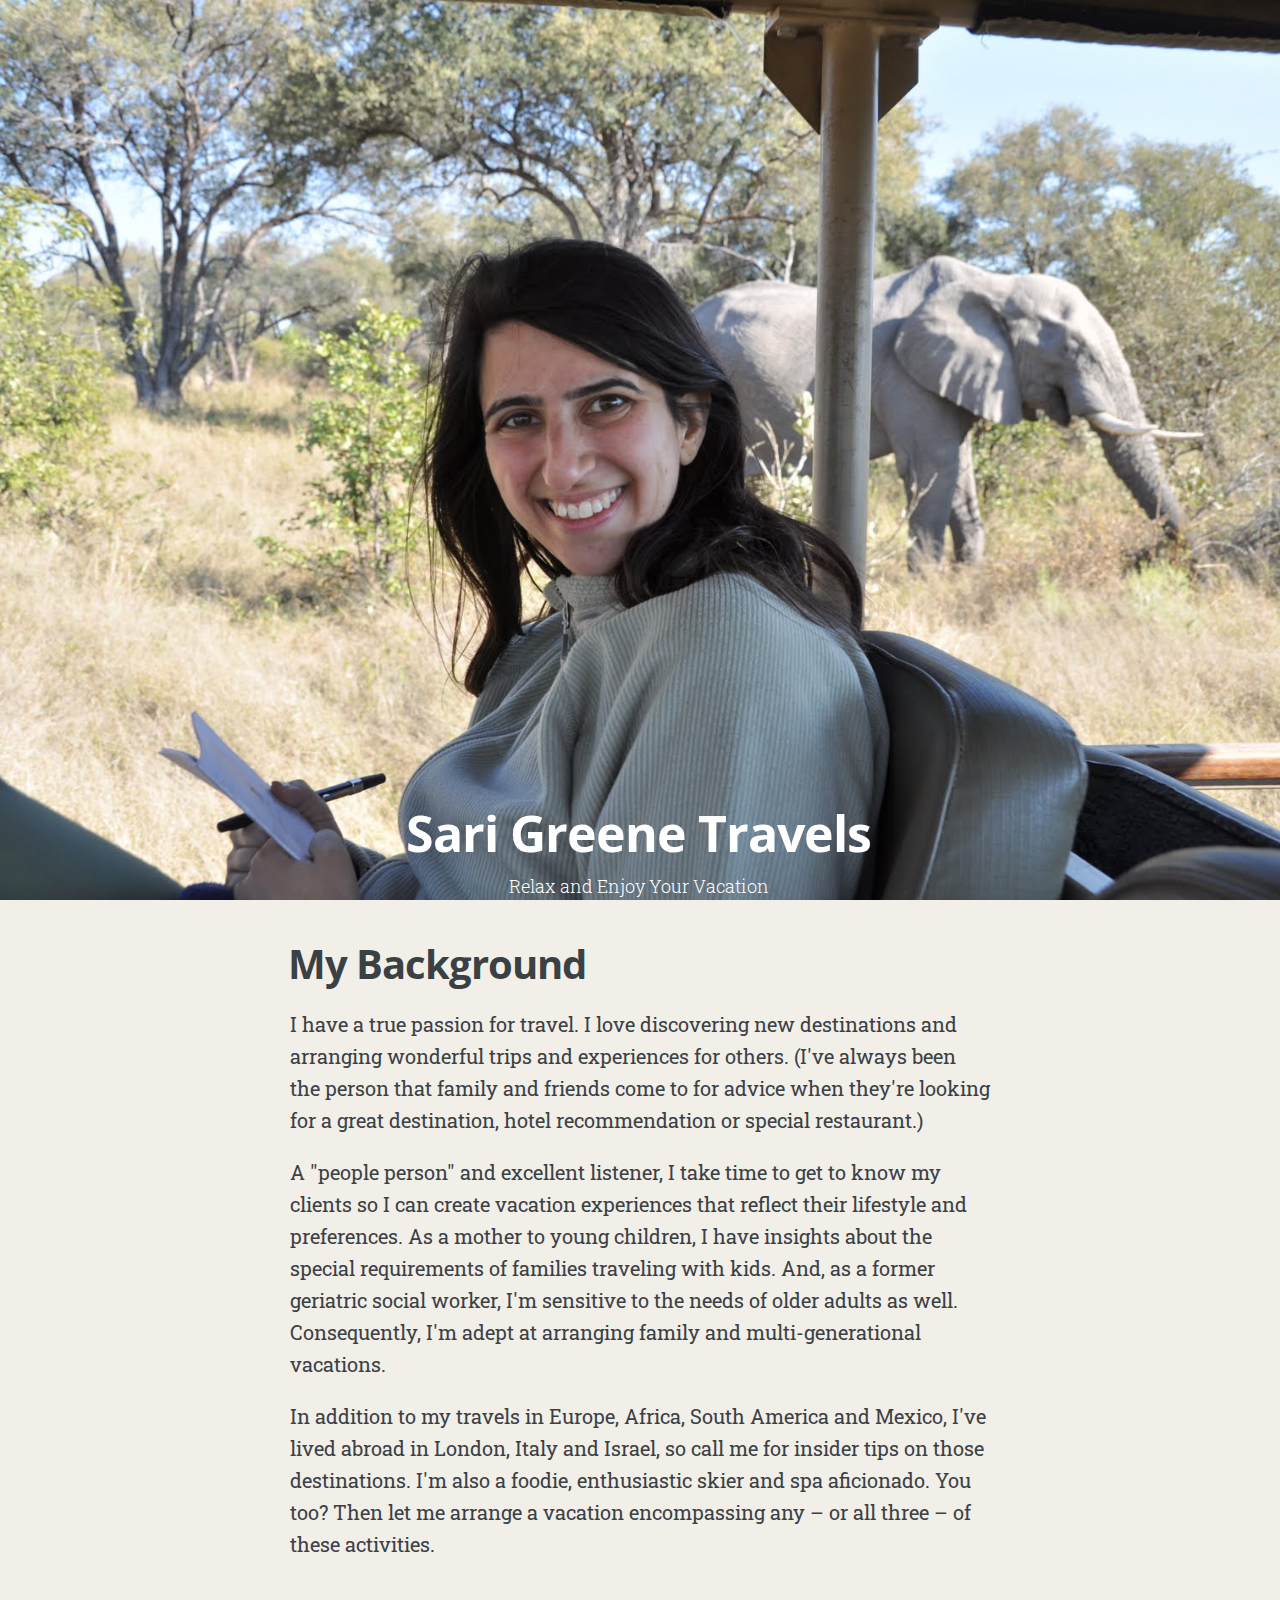
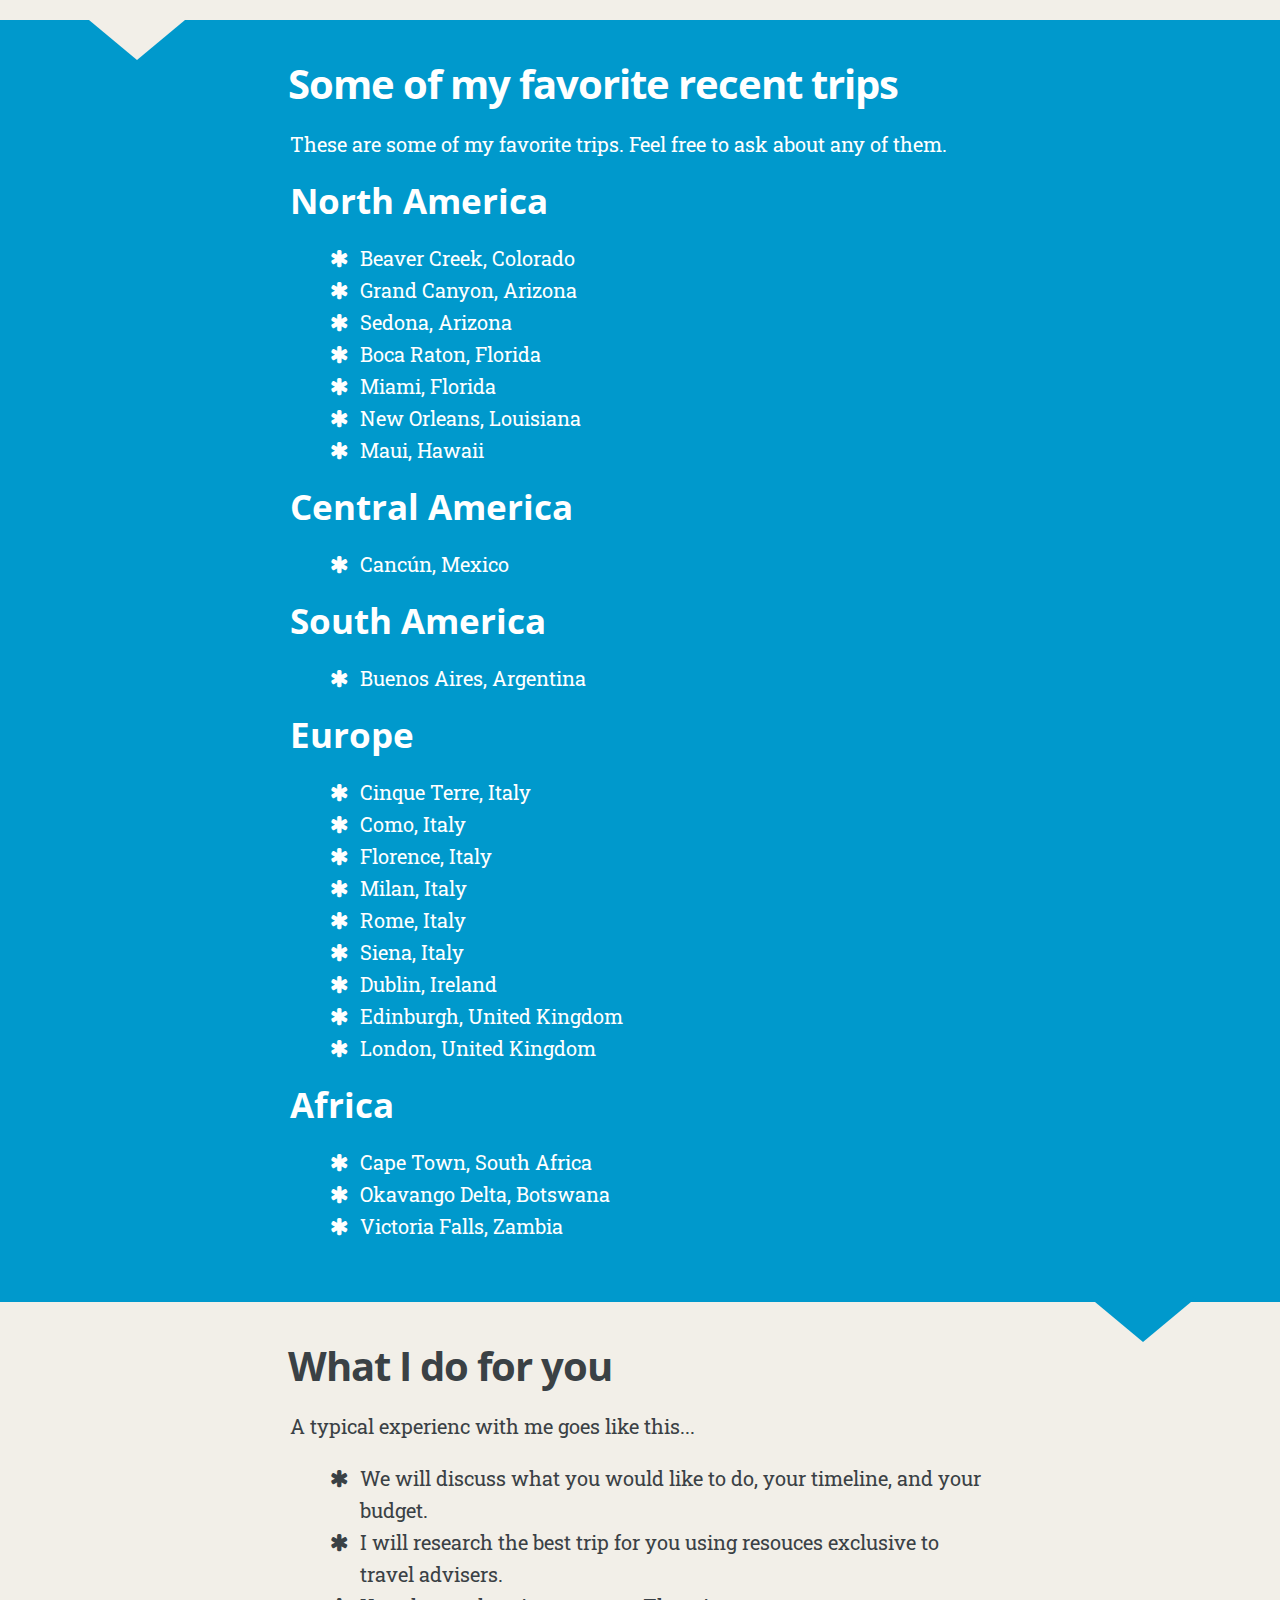
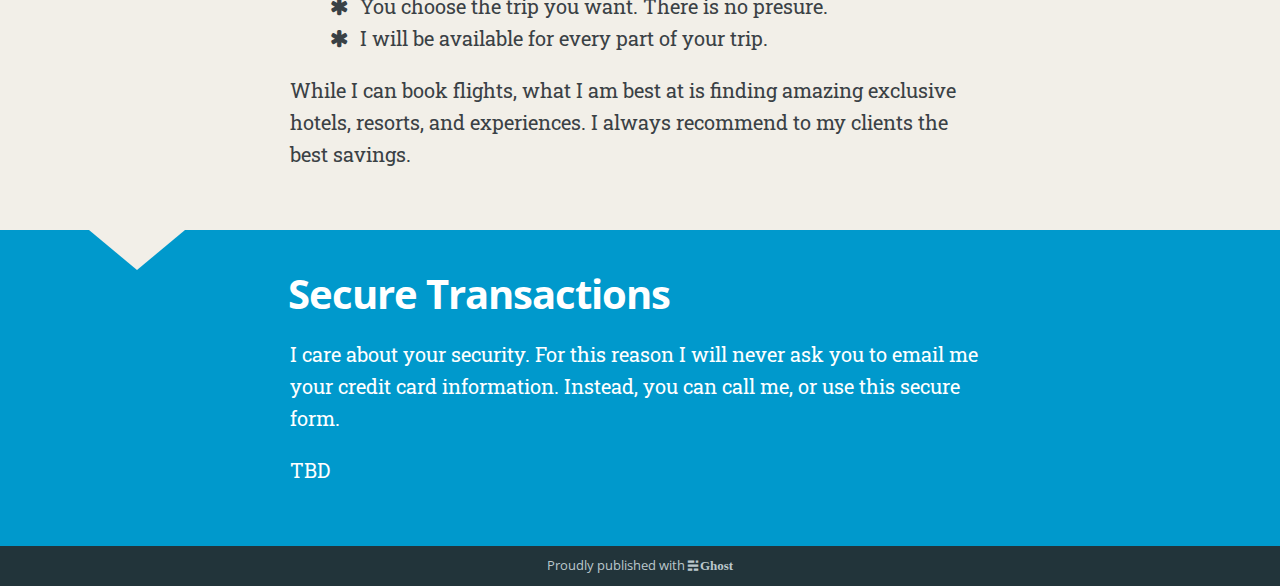
<file: index.html>
<!--
    /****************************************************************************************************************/
    /*                                                                                                              */
    /*    Theme:    : GhostScroll (Based on Casper)                                                                 */
    /*    Created by: Yonatan Wolowelsky                                                                            */
    /*    Website   : http://grmmph.com                                                                             */
    /*    Licnece   : CC // some rights reserved // http://creativecommons.org/licenses/by-nc-sa/3.0/deed.en_US     */
    /*                                                                                                              */
    /****************************************************************************************************************/  -->

<!DOCTYPE html>
<html>
<head>

    <meta http-equiv="Content-Type" content="text/html" charset="UTF-8" />
    <meta http-equiv="X-UA-Compatible" content="IE=edge,chrome=1" />


    <title>Sari Greene Travels</title>
    <meta name="description" content="Relax and Enjoy Your Vacation" />

    <meta name="HandheldFriendly" content="True" />
    <meta name="MobileOptimized" content="320" />
    <meta name="viewport" content="width=device-width, initial-scale=1.0" />


    <link rel="stylesheet" type="text/css" href="assets/css/screen.css" />

    <link href='http://fonts.googleapis.com/css?family=Open+Sans+Condensed:300,300italic,700' rel='stylesheet' type='text/css'>

    <link href='http://fonts.googleapis.com/css?family=Oswald:400,300,700|Open+Sans:300italic,400italic,600italic,700italic,800italic,400,300,600,700,800|Roboto+Slab:400,100,300,700' rel='stylesheet' type='text/css'>

    <link rel="stylesheet" href="assets/font-awesome/css/font-awesome.min.css">


    <meta name="generator" content="Ghost 0.3" />
<link rel="alternate" type="application/rss+xml" title="RSS" href="/rss/">
<link rel="canonical" href="http://sarigreene.github.io/travels" />
</head>
<body class="home-template">




<header id="site-head" style="background-image: url(content/images/2013/Nov/sari_safari_elephant.JPG)">
    <div class="vertical">
        <div id="site-head-content" class="inner">


            <h1 class="blog-title">Sari Greene Travels</h1>
            <h2 class="blog-description">Relax and Enjoy Your Vacation</h2>

            <!--
            <a class='btn first'>Take a tour</a>
            <a class='btn last'>Cut to the chase</a><br>
            -->
            <i id='header-arrow' class="icon-angle-down"></i>
        </div>
    </div>

</header>


<main class="content" role="main">

    <div class='fixed-nav'>
    </div>



    <div class='post-holder'>


                <article class="post first">


            <header class="post-header">

                <h2 class="post-title">My Background</h2>

            </header>
            <section class="post-content">
                <p><p>I have a true passion for travel. I love discovering new destinations and arranging wonderful trips and experiences for others. (I've always been the person that family and friends come to for advice when they're looking for a great destination, hotel recommendation or special restaurant.)</p>

<p>A "people person" and excellent listener, I take time to get to know my clients so I can create vacation experiences that reflect their lifestyle and preferences. As a mother to young children, I have insights about the special requirements of families traveling with kids. And, as a former geriatric social worker, I'm sensitive to the needs of older adults as well.  Consequently, I'm adept at arranging family and multi-generational vacations.  </p>

<p>In addition to my travels in Europe, Africa, South America and Mexico, I've lived abroad in London, Italy and Israel, so call me for insider tips on those destinations. I'm also a foodie, enthusiastic skier and spa aficionado. You too? Then let me arrange a vacation encompassing any – or all three – of these activities.</p></p>
            </section>
        </article>
        <div class='post-after'></div>
    </div>


    <div class='post-holder'>



                    <article class="post">



            <header class="post-header">

                <h2 class="post-title">Some of my favorite recent trips</h2>

            </header>
            <section class="post-content">
                <p><p>These are some of my favorite trips. Feel free to ask about any of them.</p>

<h3 id="northamerica">North America</h3>

<ul>
<li>Beaver Creek, Colorado</li>
<li>Grand Canyon, Arizona</li>
<li>Sedona, Arizona</li>
<li>Boca Raton, Florida </li>
<li>Miami, Florida</li>
<li>New Orleans, Louisiana</li>
<li>Maui, Hawaii</li>
</ul>

<h3 id="centralamerica">Central America</h3>

<ul>
<li>Cancún, Mexico</li>
</ul>

<h3 id="southamerica">South America</h3>

<ul>
<li>Buenos Aires, Argentina</li>
</ul>

<h3 id="europe">Europe</h3>

<ul>
<li>Cinque Terre, Italy</li>
<li>Como, Italy</li>
<li>Florence, Italy</li>
<li>Milan, Italy</li>
<li>Rome, Italy</li>
<li>Siena, Italy</li>
<li>Dublin, Ireland</li>
<li>Edinburgh, United Kingdom</li>
<li>London, United Kingdom</li>
</ul>

<h3 id="africa">Africa</h3>

<ul>
<li>Cape Town, South Africa</li>
<li>Okavango Delta, Botswana</li>
<li>Victoria Falls, Zambia</li>
</ul></p>
            </section>
        </article>
        <div class='post-after'></div>
    </div>


    <div class='post-holder'>



                    <article class="post">



            <header class="post-header">

                <h2 class="post-title">What I do for you</h2>

            </header>
            <section class="post-content">
                <p><p>A typical experienc with me goes like this...</p>

<ul>
<li>We will discuss what you would like to do, your timeline, and your budget.</li>
<li>I will research the best trip for you using resouces exclusive to travel advisers. </li>
<li>You choose the trip you want. There is no presure.</li>
<li>I will be available for every part of your trip. </li>
</ul>

<p>While I can book flights, what I am best at is finding amazing exclusive hotels, resorts, and experiences. I always recommend to my clients the best savings. </p></p>
            </section>
        </article>
        <div class='post-after'></div>
    </div>


    <div class='post-holder'>



                    <article class="post last">



            <header class="post-header">

                <h2 class="post-title">Secure Transactions</h2>

            </header>
            <section class="post-content">
                <p><p>I care about your security. For this reason I will never ask you to email me your credit card information. Instead, you can call me, or use this secure form.</p>

<p>TBD</p></p>
            </section>
        </article>
        <div class='post-after'></div>
    </div>






</main>

    <footer class="site-footer">
        <div class="inner">
             <section class="poweredby">Proudly published with <a class="i-ghost" href="http://ghost.org">Ghost</a></section>
        </div>
    </footer>


<script src="https://ajax.googleapis.com/ajax/libs/jquery/1.7.1/jquery.min.js"></script>



    <script type="text/javascript" src="assets/js/index.js"></script>

</body>
</html>
</file>
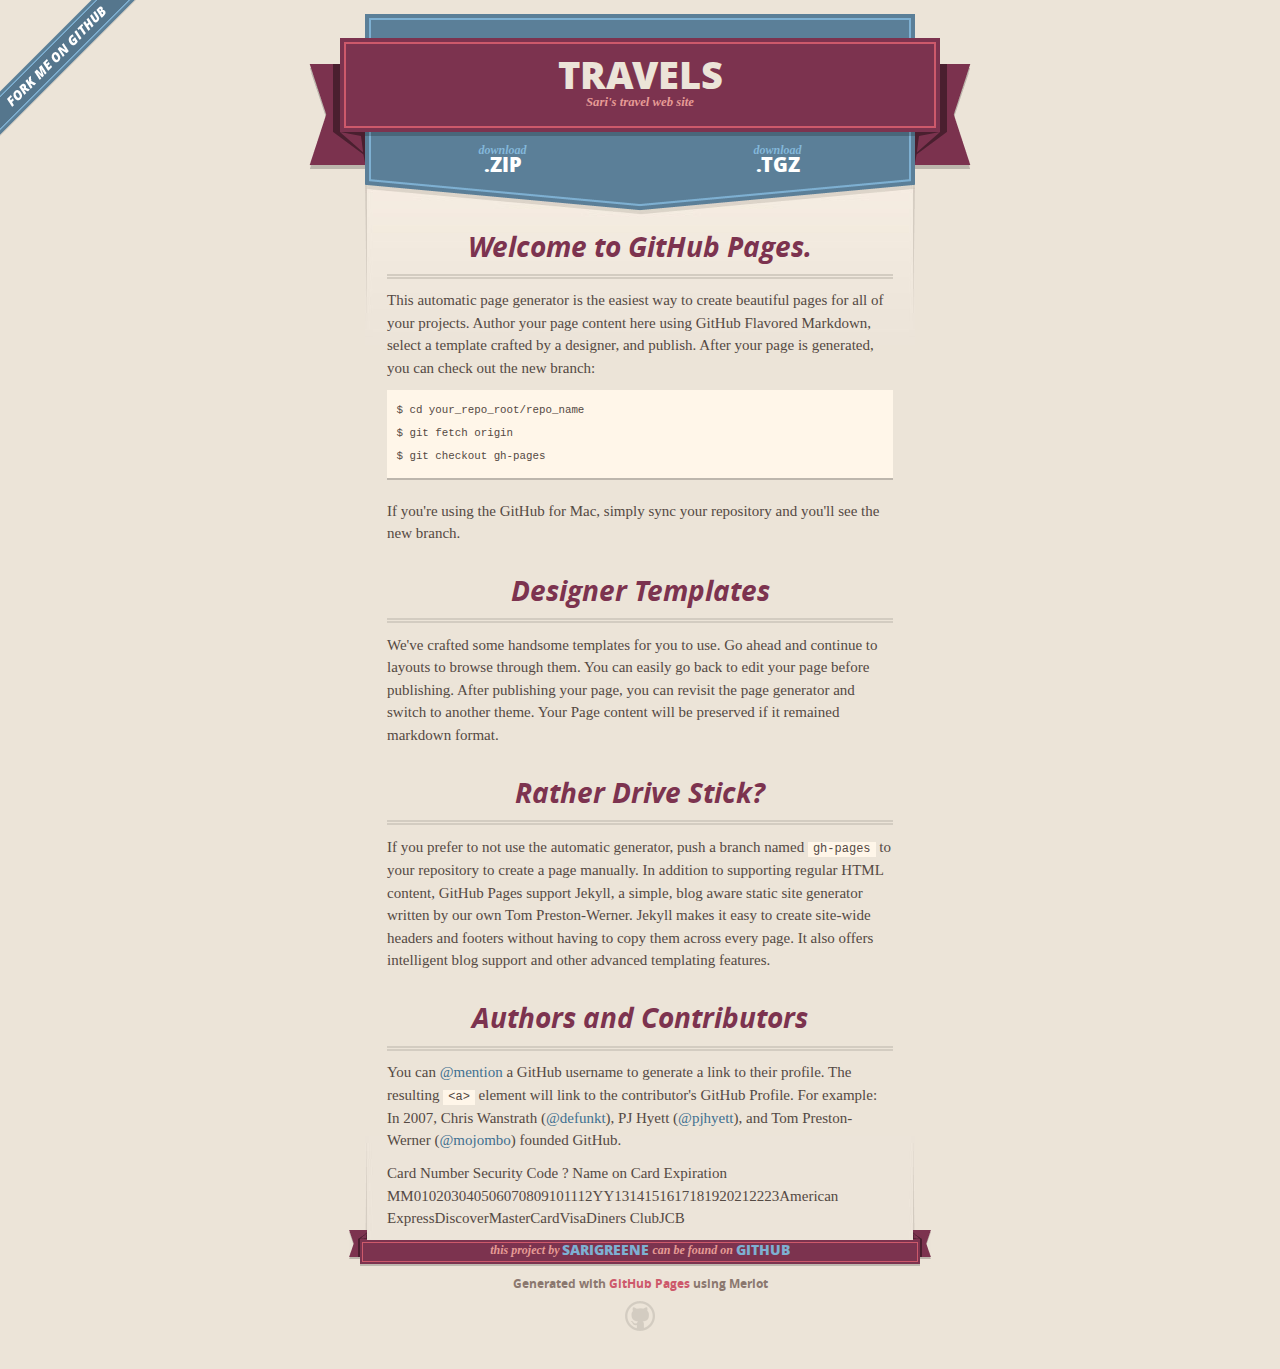
<file: old-index.html>
<!DOCTYPE html>
<html>
  <head>
    <meta charset='utf-8'>
    <meta http-equiv="X-UA-Compatible" content="chrome=1">
    <meta name="viewport" content="width=640" />

    <link rel="stylesheet" href="stylesheets/core.css" media="screen"/>
    <link rel="stylesheet" href="stylesheets/mobile.css" media="handheld, only screen and (max-device-width:640px)"/>
    <link rel="stylesheet" href="stylesheets/pygment_trac.css"/>

    <script type="text/javascript" src="javascripts/modernizr.js"></script>
    <script type="text/javascript" src="https://ajax.googleapis.com/ajax/libs/jquery/1.7.1/jquery.min.js"></script>
    <script type="text/javascript" src="javascripts/headsmart.min.js"></script>
    <script type="text/javascript">
      $(document).ready(function () {
        $('#main_content').headsmart()
      })
    </script>
    <title>Travels by sarigreene</title>
  </head>

  <body>
    <a id="forkme_banner" href="https://github.com/sarigreene/travels">View on GitHub</a>
    <div class="shell">

      <header>
        <span class="ribbon-outer">
          <span class="ribbon-inner">
            <h1>Travels</h1>
            <h2>Sari's travel web site</h2>
          </span>
          <span class="left-tail"></span>
          <span class="right-tail"></span>
        </span>
      </header>

      <section id="downloads">
        <span class="inner">
          <a href="https://github.com/sarigreene/travels/zipball/master" class="zip"><em>download</em> .ZIP</a><a href="https://github.com/sarigreene/travels/tarball/master" class="tgz"><em>download</em> .TGZ</a>
        </span>
      </section>


      <span class="banner-fix"></span>


      <section id="main_content">
        <h3>
<a name="welcome-to-github-pages" class="anchor" href="#welcome-to-github-pages"><span class="octicon octicon-link"></span></a>Welcome to GitHub Pages.</h3>

<p>This automatic page generator is the easiest way to create beautiful pages for all of your projects. Author your page content here using GitHub Flavored Markdown, select a template crafted by a designer, and publish. After your page is generated, you can check out the new branch:</p>

<pre><code>$ cd your_repo_root/repo_name
$ git fetch origin
$ git checkout gh-pages
</code></pre>

<p>If you're using the GitHub for Mac, simply sync your repository and you'll see the new branch.</p>

<h3>
<a name="designer-templates" class="anchor" href="#designer-templates"><span class="octicon octicon-link"></span></a>Designer Templates</h3>

<p>We've crafted some handsome templates for you to use. Go ahead and continue to layouts to browse through them. You can easily go back to edit your page before publishing. After publishing your page, you can revisit the page generator and switch to another theme. Your Page content will be preserved if it remained markdown format.</p>

<h3>
<a name="rather-drive-stick" class="anchor" href="#rather-drive-stick"><span class="octicon octicon-link"></span></a>Rather Drive Stick?</h3>

<p>If you prefer to not use the automatic generator, push a branch named <code>gh-pages</code> to your repository to create a page manually. In addition to supporting regular HTML content, GitHub Pages support Jekyll, a simple, blog aware static site generator written by our own Tom Preston-Werner. Jekyll makes it easy to create site-wide headers and footers without having to copy them across every page. It also offers intelligent blog support and other advanced templating features.</p>

<h3>
<a name="authors-and-contributors" class="anchor" href="#authors-and-contributors"><span class="octicon octicon-link"></span></a>Authors and Contributors</h3>

<p>You can <a href="https://github.com/blog/821" class="user-mention">@mention</a> a GitHub username to generate a link to their profile. The resulting <code>&lt;a&gt;</code> element will link to the contributor's GitHub Profile. For example: In 2007, Chris Wanstrath (<a href="https://github.com/defunkt" class="user-mention">@defunkt</a>), PJ Hyett (<a href="https://github.com/pjhyett" class="user-mention">@pjhyett</a>), and Tom Preston-Werner (<a href="https://github.com/mojombo" class="user-mention">@mojombo</a>) founded GitHub.</p>

<p></p>

<div>
  
    Card Number
    

  
    Security Code
    

  ?

  
    Name on Card
    

  Expiration
    MM010203040506070809101112YY1314151617181920212223American ExpressDiscoverMasterCardVisaDiners ClubJCB</div>


      </section>

      <footer>
        <span class="ribbon-outer">
          <span class="ribbon-inner">
            <p>this project by <a href="https://github.com/sarigreene">sarigreene</a> can be found on <a href="https://github.com/sarigreene/travels">GitHub</a></p>
          </span>
          <span class="left-tail"></span>
          <span class="right-tail"></span>
        </span>
        <p>Generated with <a href="http://pages.github.com">GitHub Pages</a> using Merlot</p>
        <span class="octocat"></span>
      </footer>

    </div>

              <script type="text/javascript">
            var gaJsHost = (("https:" == document.location.protocol) ? "https://ssl." : "http://www.");
            document.write(unescape("%3Cscript src='" + gaJsHost + "google-analytics.com/ga.js' type='text/javascript'%3E%3C/script%3E"));
          </script>
          <script type="text/javascript">
            try {
              var pageTracker = _gat._getTracker("UA-45799129-1");
            pageTracker._trackPageview();
            } catch(err) {}
          </script>

  </body>
</html>
</file>
<file: assets/css/screen.css>
/* ==========================================================================
   Table of Contents
   ========================================================================== */

/*

    0.  Includes
    1.  Icons
    2.  General
    3.  Utilities
    4.  General
    5.  Single Post
    6.  Third Party Elements
    7.  Pagination
    8.  Footer
    9.  Media Queries (Tablet)
    10. Media Queries (Mobile)

 */

/* ==========================================================================
   0. Includes - Ground zero
   ========================================================================== */

@import url(normalize.css);


/* ==========================================================================
   1. Icons - Sets up the icon font and respective classes
   ========================================================================== */

/* Import the font file with the icons in it */
@font-face {
    font-family: 'icons';
    src:url('../fonts/icons.eot');
    src:url('../fonts/icons.eot?#iefix') format('embedded-opentype'),
        url('../fonts/icons.woff') format('woff'),
        url('../fonts/icons.ttf') format('truetype'),
        url('../fonts/icons.svg#icons') format('svg');
    font-weight: normal;
    font-style: normal;
}

/* Apply these base styles to all icons */
.i-ghost, .icon-feed, .icon-twitter, .icon-google-plus, .icon-facebook {
    font-family: 'icons';
    speak: none;
    font-style: normal;
    font-weight: normal;
    font-variant: normal;
    text-transform: none;
    line-height: 1;
    -webkit-font-smoothing: antialiased;
    text-decoration: none;
}

/* Each icon is created by inserting the corret character into the 
   content of the :before pseudo element. Like a boss. */
.i-ghost:before {
    content: "\e000";
}
.icon-feed:before {
    content: "\e001";
}
.icon-twitter:before {
    content: "\e002";
    font-size: 1.1em;
}
.icon-google-plus:before {
    content: "\e003";
}
.icon-facebook:before {
    content: "\e004";
}


/* ==========================================================================
   2. General - Setting up some base styles
   ========================================================================== */

html {
    height: 100%;
    max-height: 100%;
    font-size: 62.5%;
}

body {
    height: 100%;
    max-height: 100%;
    /*font-family: 'Droid Serif', serif;*/
    font-family: 'Roboto Slab', serif;
    font-size: 2.0rem;
    line-height: 1.6em;
    color: #3A4145;
}

::-moz-selection {
    color: #222;
    background: #D6EDFF;
    text-shadow: none;
}

::selection {
    color: #222;
    background: #D6EDFF;
    text-shadow: none;
}
.left {
    float: left;
}
.right {
    float: right;
}
.clear {
    clear: both;
}
h1, h2, h3,
h4, h5, h6 {
    text-rendering: optimizeLegibility;
    line-height: 1;
    margin-top: 0;
    margin-bottom: 10px;
    font-family: 'Open Sans', sans-serif;
}
h3, h4, h5, h6 {
    text-rendering: optimizeLegibility;
    line-height: 120%;
    margin-top: 0;
    font-family: 'Open Sans', sans-serif;
    margin-bottom: 0%;
}

h1 {
    font-size: 5rem;
    line-height: 1.2em;
    letter-spacing: -2px;
    text-indent: -3px;
}

h2 {
    font-size: 4rem;
    line-height: 1.2em;
    letter-spacing: -1px;
    text-indent: -2px;
}

h3 {
    font-size: 3.5rem;
}

h4 {
    font-size: 3rem;
}

h5 {
    font-size: 2.5rem;
}

h6 {
    font-size: 2rem;
}

a {
    color: inherit;
    transition: all ease 0.3s;
    -webkit-transition: all ease 0.3s;
    -moz-transition: all ease 0.3s;
}

a:hover {
    color: #86c440;
}

a.btn {
    
    text-decoration: none;
    background-color: #9fd067;
    border-radius: 6px;
    -webkit-border-radius: 6px;
    color: white;
    display: inline-block;
    font-size: 16px;
    letter-spacing: 1px;
    margin: 0;
    overflow: visible;
    padding: 10px 20px 10px 20px;
    position: relative;
    margin-top: 2rem;
    cursor: pointer;
    font-family: 'Oswald', sans-serif;
    text-transform: uppercase;
    font-weight: lighter;

}

a.btn:hover {
    background: #86c440;
}

#header-arrow {
    font-size: 140px;
    margin: -10px auto;
    text-align: center;
    position: absolute;
    width: 100%;
    left: 0;
    bottom: -120px;
    cursor: pointer;
    opacity: 0.6;
    transition: all ease 0.3s;
    -webkit-transition: all ease 0.3s;
    -moz-transition: all ease 0.3s;
}
#header-arrow:hover {
    opacity: 0.9;
}

h1 a, h2 a, h3 a,
h4 a, h5 a, h6 a {
    /*color: #50585D;*/
}


p, ul, ol {
    margin: 1em 0;
}

ol ol, ul ul,
ul ol, ol ul {
    margin: 0.4em 0;
}

hr {
    display: block;
    height: 1px;
    border: 0;
    border-top: 1px solid #efefef;
    margin: 3.2em 0;
    padding: 0;
}

blockquote {
    -moz-box-sizing: border-box;
    box-sizing: border-box;
    margin: 1.0em 0 1.0em -2.2em;
    padding: 0 0 0 1.0em;
    /*border-left: #4a4a4a 0.4em solid;*/
    font-weight: lighter;
}

blockquote p {
    margin: 0.8em 0;
}
.quo {
    /*float: left;*/
    margin-right: 10px;
    margin-left: 10px;
    font-size: 20px;
}

blockquote small {
    display: inline-block;
    margin: 0.8em 0 0.8em 1.5em;;
    font-size:0.9em;
    color: #ccc;
}

blockquote small:before { content: '\2014 \00A0'; }

blockquote cite {
    font-weight:bold;
}

blockquote cite a { font-weight: normal; }


dl {
    margin: 1.6em 0;
}

dl dt {
    float: left;
    width: 180px;
    overflow: hidden;
    clear: left;
    text-align: right;
    text-overflow: ellipsis;
    white-space: nowrap;
    font-weight: bold;
    margin-bottom: 1em
}

dl dd {
    margin-left: 200px;
    margin-bottom: 1em
}

mark {
    background-color: #ffc336;
}

code, tt {
    padding: 3px 5px;
    font-family: Inconsolata, monospace, sans-serif;
    font-size: 0.75em;
    /*white-space: pre;*/
    border: 1px solid #E3EDF3;
    background: #F7FAFB;
    border-radius: 2px;
    color: #3A4145;
}

pre {
    -moz-box-sizing: border-box;
    box-sizing: border-box;
    margin: 1.6em 0;
    border: 1px solid #E3EDF3;
    width: 100%;
    padding: 10px;
    font-family: Inconsolata, monospace, sans-serif;
    font-size: 0.9em;
    white-space: pre;
    overflow: auto;
    background: #F7FAFB;
    border-radius: 3px;
}

pre code, tt {
    font-size: inherit;
    white-space: -moz-pre-wrap;
    white-space: pre-wrap;
    background: transparent;
    border: none;
    padding: 0;
}

kbd {
    display: inline-block;
    margin-bottom: 0.4em;
    padding: 1px 8px;
    border: #ccc 1px solid;
    color: #666;
    text-shadow: #fff 0 1px 0;
    font-size: 0.9em;
    font-weight: bold;
    background: #f4f4f4;
    border-radius: 4px;
    box-shadow: 
        0 1px 0 rgba(0, 0, 0, 0.2), 
        0 1px 0 0 #fff inset;
}

table {
    -moz-box-sizing: border-box;
    box-sizing: border-box;
    margin: 1.6em 0;
    width:100%;
    max-width: 100%;
    background-color: transparent;
}

table th,
table td {
    padding: 8px;
    line-height: 20px;
    text-align: left;
    vertical-align: top;
    border-top: 1px solid #efefef;
}

table th { color: #000; }

table caption + thead tr:first-child th,
table caption + thead tr:first-child td,
table colgroup + thead tr:first-child th,
table colgroup + thead tr:first-child td,
table thead:first-child tr:first-child th,
table thead:first-child tr:first-child td {
    border-top: 0;
}

table tbody + tbody { border-top: 2px solid #efefef; }

table table table { background-color: #fff; }

table tbody > tr:nth-child(odd) > td,
table tbody > tr:nth-child(odd) > th {
    background-color: #f6f6f6;
}

table.plain {
    tbody > tr:nth-child(odd) > td,
    tbody > tr:nth-child(odd) > th {
        background: transparent;
    }
}
li {
  list-style-type: none;
  margin-left: 30px;
}
.bult {
    display: inline;
    float: left;
    padding-top: 7px;
}



/* ==========================================================================
   3. Utilities - These things get used a lot
   ========================================================================== */

/* Hides shit */
.hidden {
    text-indent: -9999px;
    visibility: hidden;
    display: none;
}

/* Creates a responsive wrapper that makes our content scale nicely */
.inner {
    position: relative;
    width: 80%;
    max-width: 700px;
    margin: 0 auto;
}

/* Centres vertically yo. (IE8+) */
.vertical {
    display: table-cell;
    vertical-align: bottom;
}


/* ==========================================================================
   4. General - The main styles for the the theme
   ========================================================================== */

/* Big cover image on the home page */
#site-head {
    position: relative;
    display: table;
    width: 100%;
    height: 100%;
    margin-bottom: 0rem;
    text-align: center;
    color: #fff;
    background: rgb(0, 153, 204) no-repeat center center;
    background-size: cover;
}

#site-head:after {

}


/* Yo-logo. Yolo-go. Upload one in ghost/settings/ */
#blog-logo img {
    display: block;
    max-height: 100px;
    width: auto;
    margin: 0 auto;
    line-height: 0;
}

#back {
    color: rgba(0,0,0,0.2);
    position: fixed;
    top: 8px;
    left: 8px;
    padding: 6px;
    font-size: 16px;
}

/* The details of your blog. Defined in ghost/settings/ */
.blog-title {
    margin: 10px 0 10px 0;
    font-size: 5rem;
    letter-spacing: -1px;
}

.blog-description {
    margin: 0;
    font-size: 1.8rem;
    line-height: 1.5em;
    font-weight: 300;
    font-family: 'Roboto Slab', serif;
    letter-spacing: 0;
}

.post-holder {
    width:100%;
    height: 100%;
    background: #f2efe8;
    position: relative;
}

/* Every post, on every page, gets this style on its <article> tag */
.post {
    position: relative;
    width: 80%;
    max-width: 700px;
    margin: 0rem auto;
    padding-bottom: 4rem;
    padding-top: 4rem;
    height: 70%;
    word-break: break-word;
    hyphens: auto;

}

/* Add a little circle in the middle of the border-bottom on our .post
   just for the lolz and stylepoints. */

.fixed-nav {
    display: none;
    opacity: 1;
    position: fixed;
    top: 40px;
    left: 2%;
    z-index: 99999;
    font-family: 'Open Sans Condensed', sans-serif;
    text-transform: uppercase;
    font-size: 1.5rem;
    line-height: 130%;
    font-weight: bold;
}
a.fn-item {
    display: block;
    cursor: pointer;
    opacity: 0.7;
}
.white {
    color: white;
}
a.fn-item:hover {
    color: #9fd067;
}
a.fn-item.active {
    color: #86c440;
    opacity: 1;

}

.post-after {
    position: absolute;
    bottom: -40px;
    right: 6%;
    z-index: 1;
    width: 0; 
    height: 0; 
    border-left: 60px solid transparent;
    border-right: 60px solid transparent;
    border-top: 50px solid #f2efe8;
    border-radius: 25px;
}

.post-title {
    margin:0;
}

.post-title a {
    text-decoration: none;
}

.post-excerpt p {
    margin: 1.6rem 0 0 0;
    font-size: 0.9em;
    line-height: 1.6em;
}

.post-meta {
    display: inline-block;
    margin: 0 0 5px 0;
    font-family: 'Open Sans', sans-serif;
    font-size: 1.5rem;
    color: #9EABB3;
}

.post-meta a {
    color: #9EABB3;
    text-decoration: none;
}

.post-meta a:hover {
    text-decoration: underline;
}

.user-meta {
    position: relative;
    padding: 0.3rem 40px 0 100px;
    min-height: 77px;
}

.user-image {
    position: absolute;
    top: 0;
    left: 0;
}

.user-name {
    display: block;
    font-weight: bold;
}

.user-bio {
    display: block;
    max-width: 440px;
    font-size: 1.4rem;
    line-height: 1.5em;
}

.publish-meta {
    position: absolute;
    top: 0;
    right: 0;
    padding: 4.3rem 0 4rem 0;
    text-align: right;
}

.publish-heading {
    display: block;
    font-weight: bold;
}

.publish-date {
    display: block;
    font-size: 1.4rem;
    line-height: 1.5em;
}

/* ==========================================================================
   5. Single Post - When you click on an individual post
   ========================================================================== */

/* Tweak the .post wrapper style */
.post-template .post {
    margin-top: 0;
    border-bottom: none;
    padding-bottom: 0;
}

/* Kill that stylish little circle that was on the border, too */
.post-template .post:after {
    display: none;
}

/* Insert some mad padding up in the header for better spacing */
.post-template .post-header {
    padding: 60px 0;
}

/* Keep large images within the bounds of the post-width */
.post-content img {
    display: block;
    max-width: 100%;
    margin: 0 auto;
}

/* The author credit area after the post */
.post-footer {
    position: relative;
    margin: 4rem 0 0 0;
    padding: 4rem 0 0 0;
    border-top: #EBF2F6 1px solid;
}

.post-footer h4 {
    font-size: 1.8rem;
    margin: 0;
}

.post-footer p {
    margin: 1rem 0;
    font-size: 1.4rem;
    line-height: 1.6em;
}

/* Create some space to the right for the share links */
.post-footer .author {
    margin-right: 180px;
}

/* Drop the share links in the space to the right.
   Doing it like this means it's easier for the author bio
   to be flexible at smaller screen sizes while the share
   links remain at a fixed width the whole time */
.post-footer .share {
    position: absolute;
    top: 4rem;
    right: 0;
    width: 140px;
}

.post-footer .share a {
    font-size: 1.8rem;
    display: inline-block;
    margin: 1.4rem 1.6rem 1.6rem 0;
    color: #BBC7CC;
}

.post-footer .share a:hover {
    color: #50585D;
}


/* ==========================================================================
   6. Third Party Elements - Embeds from other services
   ========================================================================== */

/* Github */

.gist table {
    margin: 0;
    font-size: 1.4rem;
}

.gist .line-number {
    min-width: 25px;
    font-size: 1.1rem;
}


/* ==========================================================================
   7. Pagination - Tools to let you flick between pages
   ========================================================================== */

/* The main wrapper for our pagination links */
.pagination {
    position: relative;
    width: 80%;
    max-width: 700px;
    margin: 4rem auto;
    font-family: 'Open Sans', sans-serif;
    font-size: 1.3rem;
    color: #9EABB3;
    text-align: center;
}

.pagination a {
    color: #9EABB3;
}

/* Push the previous/next links out to the left/right */
.older-posts,
.newer-posts {
    position: absolute;
    display: inline-block;
    padding: 0 15px;
    border: #EBF2F6 2px solid;
    text-decoration: none;
    border-radius: 30px;
    transition: border ease 0.3s;
}

.older-posts {
    right: 0;
}

.page-number {
    display: inline-block;
    padding: 2px 0;
}

.newer-posts {
    left: 0;
}

.older-posts:hover,
.newer-posts:hover {
    border-color: #9EABB3;
}


/* ==========================================================================
   8. Footer - The bottom of every page
   ========================================================================== */

.site-footer {
    position: relative;
    margin: 0rem 0 0 0;
    padding: 1rem 0;
    font-family: 'Open Sans', sans-serif;
    font-size: 1.3rem;
    line-height: 1.5em;
    color: #BBC7CC;
    text-align: center;
    background: #22343A;
}

.site-footer a {
    color: #BBC7CC;
    text-decoration: underline;
}

.site-footer a:hover {
    color: #50585D;
}

.poweredby .i-ghost {
    font-weight: 700;
    text-decoration: none;
}

.poweredby .i-ghost:hover {
    text-decoration: none;
}

.poweredby .i-ghost:before {
    font-size: 1rem;
    margin-right: 0.2em;
}

/* The subscribe icon on the footer */
.subscribe {
    width: 28px;
    height: 28px;
    position: absolute;
    top: -14px;
    left: 50%;
    margin-left: -15px;
    border: #EBF2F6 1px solid;
    text-align: center;
    line-height: 2.4rem;
    border-radius: 50px;
    background: #fff;
    transition: box-shadow 0.5s;
}

/* The RSS icon, inserted via icon font */
.subscribe:before {
    color: #D2DEE3;
    font-size: 10px;
    position: absolute;
    top: 2px;
    left: 9px;
    font-weight: bold;
    transition: color 0.5s ease;
}

/* Add a box shadow to on hover */
.subscribe:hover {
    box-shadow: rgba(0,0,0,0.05) 0 0 0 3px;
    transition: box-shadow 0.25s;
}

.subscribe:hover:before {
    color: #50585D;
}

/* CSS tooltip saying "Subscribe!" - initially hidden */
.tooltip {
    opacity:0;
    display: inline-block;
    padding: 4px 8px 5px 8px;
    position:absolute;
    top: -23px;
    left: -23px;
    color: rgba(255,255,255,0.9);
    font-size: 1.1rem;
    font-weight: bold;
    line-height: 1em;
    text-align: center;
    background: #50585D;
    border-radius:20px;
    box-shadow: 0 1px 4px rgba(0,0,0,0.1);
    transition: opacity 0.3s ease, top 0.3s ease;
}

/* The little chiclet arrow under the tooltip, pointing down */
.tooltip:after {
    content:"";
    border-width:5px 5px 0 5px;
    border-style:solid;
    border-color: #50585D transparent;
    display:block;
    position:absolute;
    bottom:-4px;
    left:50%;
    margin-left:-5px;
    z-index: 220;
    width:0;
}

/* On hover, show the tooltip! */
.subscribe:hover .tooltip {
    opacity: 1;
    top: -33px;
}


/* ==========================================================================
   9. Media Queries - Smaller than 1130px
   ========================================================================== */

@media only screen and (max-width: 1130px) {
    .fixed-nav {
        opacity: 1;
        position: fixed;
        top: 0px;
        left: 0px;
        z-index: 99999;
        background: #f2efe8;
        width: 100%;
        text-align: center;
        padding: 4px;
    }
    a.fn-item {
        display: inline;
        margin-left: 10px;
    }
    blockquote {
        margin-left: 0;
    }
    .post-holder {
        padding-top: 20px;
    }
    #site-head {
        -webkit-box-sizing: border-box; 
        -moz-box-sizing: border-box;
        box-sizing: border-box; 
        min-height: 240px;
        padding: 15% 0;
        height: 100%;
        margin-bottom: 0rem;
    }

    .blog-title {
        font-size: 4rem;
        letter-spacing: -1px;
    }

    .blog-description {
        font-size: 1.7rem;
        line-height: 1.5em;
    }

    .post {
        font-size: 0.9em;
        line-height: 1.6em;
    }

    .post-template .post {
        padding-bottom: 1rem;
    }

    .post-template .post-header {
        padding: 40px 0;
    }

    h1 {
        font-size: 4.8rem;
        text-indent: -2px;
    }

    h2 {
        font-size: 3.8rem;
    }

    h3 {
        font-size: 3.3rem;
    }

    h4 {
        font-size: 2.8rem;
    }

}

/* ==========================================================================
   10. Media Queries - Smaller than 500px
   ========================================================================== */


@media only screen and (max-width: 500px) {

    .fixed-nav {
        display: none;

    }
    .post-holder {
        padding-top: 20px;
    }
    #blog-logo img {
        max-height: 80px;
    }

    .inner, 
    .pagination {
        width: auto;
        margin-left: 16px;
        margin-right: 16px;
    }

    .post {
        width:auto;
        margin-left: 16px;
        margin-right: 16px;
        font-size: 0.8em;
        line-height: 1.6em;
    }

    #site-head {
        padding: 10% 0;
        height: 65%;
    }
    #header-arrow {
        display: none;
    }
    a.btn {
        margin-top: 10px;
    }

    .blog-title {
        font-size: 3rem;
    }

    .blog-description {
        font-size: 1.5rem;
    }


    h1, h2 {
        font-size: 3rem;
        line-height: 1.1em;
        letter-spacing: -1px;
    }

    h3 {
        font-size: 2.8rem;
    }

    h4 {
        font-size: 2.3rem;
    }

    .post-template .post {
        padding-bottom: 0;
    }

    .post-template .post-header {
        padding: 30px 0;
    }

    .post-meta {
        font-size: 1.3rem;
    }

    .post-footer {
        padding: 4rem 0;
        text-align: center;
    }

    .post-footer .author {
        margin: 0 0 2rem 0;
        padding: 0 0 1.6rem 0;
        border-bottom: #EBF2F6 1px dashed;
    }

    .post-footer .share {
        position: static;
        width: auto;
    }

    .post-footer .share a {
        margin: 1.4rem 0.8rem 0 0.8rem;
    }

    .older-posts,
    .newer-posts {
        position: static;
        margin: 10px 0;
    }

    .page-number {
        display: block;
    }

    .site-footer {
        /*margin-top: 0.8rem;*/
        font-size: 1.1rem;
    }

}

/* ==========================================================================
   End of file. Media queries should be the last thing here. Do not add stuff
   below this point, or it will probably fuck everything up.
   ========================================================================== */
</file>
<file: stylesheets/core.css>
@import url("screen.css");
@import url("non-screen.css") handheld;
@import url("non-screen.css") only screen and (max-device-width:640px);
</file>
<file: stylesheets/mobile.css>
/* Generated by Font Squirrel (http://www.fontsquirrel.com) on February 9, 2012 */


@font-face {
  font-family: 'Open Sans';
  src: url('../fonts/opensans-regular-webfont.eot');
  src: url('../fonts/opensans-regular-webfont.eot?#iefix') format('embedded-opentype'),
       url('../fonts/opensans-regular-webfont.woff') format('woff'),
       url('../fonts/opensans-regular-webfont.ttf') format('truetype'),
       url('../fonts/opensans-regular-webfont.svg#OpenSansRegular') format('svg');
  font-weight: normal;
  font-style: normal;
}

@font-face {
  font-family: 'Open Sans';
  src: url('../fonts/opensans-italic-webfont.eot');
  src: url('../fonts/opensans-italic-webfont.eot?#iefix') format('embedded-opentype'),
       url('../fonts/opensans-italic-webfont.woff') format('woff'),
       url('../fonts/opensans-italic-webfont.ttf') format('truetype'),
       url('../fonts/opensans-italic-webfont.svg#OpenSansItalic') format('svg');
  font-weight: normal;
  font-style: italic;
}

@font-face {
  font-family: 'Open Sans';
  src: url('../fonts/opensans-bold-webfont.eot');
  src: url('../fonts/opensans-bold-webfont.eot?#iefix') format('embedded-opentype'),
       url('../fonts/opensans-bold-webfont.woff') format('woff'),
       url('../fonts/opensans-bold-webfont.ttf') format('truetype'),
       url('../fonts/opensans-bold-webfont.svg#OpenSansBold') format('svg');
  font-weight: bold;
  font-style: normal;
}

@font-face {
  font-family: 'Open Sans';
  src: url('../fonts/opensans-bolditalic-webfont.eot');
  src: url('../fonts/opensans-bolditalic-webfont.eot?#iefix') format('embedded-opentype'),
       url('../fonts/opensans-bolditalic-webfont.woff') format('woff'),
       url('../fonts/opensans-bolditalic-webfont.ttf') format('truetype'),
       url('../fonts/opensans-bolditalic-webfont.svg#OpenSansBoldItalic') format('svg');
  font-weight: bold;
  font-style: italic;
}

@font-face {
  font-family: 'Open Sans';
  src: url('../fonts/opensans-extrabold-webfont.eot');
  src: url('../fonts/opensans-extrabold-webfont.eot?#iefix') format('embedded-opentype'),
       url('../fonts/opensans-extrabold-webfont.woff') format('woff'),
       url('../fonts/opensans-extrabold-webfont.ttf') format('truetype'),
       url('../fonts/opensans-extrabold-webfont.svg#OpenSansExtrabold') format('svg');
  font-weight: bolder;
  font-style: normal;
}


/* http://meyerweb.com/eric/tools/css/reset/ 
   v2.0 | 20110126
   License: none (public domain)
*/

html, body, div, span, applet, object, iframe,
h1, h2, h3, h4, h5, h6, p, blockquote, pre,
a, abbr, acronym, address, big, cite, code,
del, dfn, em, img, ins, kbd, q, s, samp,
small, strike, strong, sub, sup, tt, var,
b, u, i, center,
dl, dt, dd, ol, ul, li,
fieldset, form, label, legend,
table, caption, tbody, tfoot, thead, tr, th, td,
article, aside, canvas, details, embed, 
figure, figcaption, footer, header, hgroup, 
menu, nav, output, ruby, section, summary,
time, mark, audio, video {
  margin: 0;
  padding: 0;
  border: 0;
  font-size: 100%;
  font: inherit;
  vertical-align: baseline;
}
/* HTML5 display-role reset for older browsers */
article, aside, details, figcaption, figure, 
footer, header, hgroup, menu, nav, section {
  display: block;
}
body {
  line-height: 1;
}
ol, ul {
  list-style: none;
}
blockquote, q {
  quotes: none;
}
blockquote:before, blockquote:after,
q:before, q:after {
  content: '';
  content: none;
}
table {
  border-collapse: collapse;
  border-spacing: 0;
}

header, footer, section {
  display: block;
  position: relative;
}

/* STYLES */

div.shell {
  display: block;
  width: 640px;
  margin: 0 auto;
}

a#forkme_banner {
  display: none;
}

/* header */

header {
  position: relative;
  z-index: 2;
  margin: 0;
  max-width: 640px;
  top: 51px;
}

header span.ribbon-inner {
  position: relative;
  display: block;
  background-color: #cd596b;
  border: 8px solid #7c334f;
  padding: 6px;
  z-index: 1;
}

header span.left-tail, header span.right-tail {
  position: relative;
  display: block;
  width: 19px;
  height: 10px;
  background: transparent url(../images/ribbon-tail-sprite-2x.png) 0 0 no-repeat;
  position: absolute;
  bottom: -10px;
  z-index: 0;
}

header span.left-tail {
  background-position: 0 0;
  left: 0;
}

header span.right-tail {
  background-position: -19px 0;
  right: 0;
}

header h1 {
  background-color: #7c334f;
  font-size: 2em;
  font-weight: bolder;
  font-style: normal;
  text-transform: uppercase;
  color: #ece4d8;
  text-align: center;
  line-height:1;  
  padding: 14px 20px 0;
}

header h2 {
  background-color: #7c334f;
  font: bold italic .85em/1.5 Georgia, Times, “Times New Roman”, serif;
  color: #e69b95;
  padding-bottom: 14px;
  margin-top: -3px;
  text-align: center;
}

section#downloads {
  position: relative;
  display: block;
  height: 171px;
  width: 602px;
  padding-bottom: 150px;
  margin: 51px auto -250px;
  z-index: 1;
  background: transparent url(../images/shield.png) center 0 no-repeat;
}

section#downloads a {
  display: none;
}

span.banner-fix {
  background: transparent url(../images/shield-fallback.png) center top no-repeat;
  display: block;
  height: 31px;
  position: absolute;
  width: 640px;
  top: 20px;

}

section#main_content {
  z-index: 2;
  padding: 20px 40px 0;
  min-height:185px;
}

/* footer */

footer {
  background: none;
  padding-top: 104px;
  margin: -94px auto 40px;
  max-width:640px;
  text-align: center;
}

footer span.ribbon-outer {
  display: block;
  position: relative;
  border-bottom: 2px solid #bdb6ad;
}

footer span.ribbon-inner {
  position: relative;
  display: block;
  background-color: #cd596b;
  border: 8px solid #7c334f;
  padding: 6px;
  z-index: 1;
}

footer p {
  font-family: 'Open Sans', sans-serif;
  font-weight: bold;
  font-size: .6em;
  color: #8b786f;
}

footer a {
  color: #cd596b;
}

footer span.ribbon-inner p {
  background-color: #7c334f;
  margin: 0;
  color: #e69b95;
  font: bold italic 22px/1 Georgia, Times, “Times New Roman”, serif;
  height: auto;
  line-height: 1.1;
  padding: 20px 0px 10px;
}

footer span.ribbon-inner a {
  display: block;
  position: relative;
  bottom: 0;
  color: #7eb0d2;
  font-family: 'Open Sans', sans-serif;
  text-transform: uppercase;
  font-style: normal;
  font-weight: bolder;
  font-size: 38px;
  padding-bottom: 10px;
}

footer span.ribbon-inner a:hover {
  color: #7eb0d2;
}

footer span.left-tail, footer span.right-tail {
  position: relative;
  display: block;
  width: 23px;
  height: 126px;
  background: transparent url(../images/small-ribbon-tail-sprite-2x.png) 0 0 no-repeat;
  position: absolute;
  top: -126px;
  z-index: 0;
}

footer span.left-tail {
  background-position: 0 0;
  left: 0;
}

footer span.right-tail {
  background-position: -23px 0;
  right: 0;
}

footer span.octocat {
  background: transparent url(../images/octocat-2x.png) 0 0 no-repeat;
  display: block;
  width: 60px;
  height: 60px;
  margin: 20px auto 0;}

/* content */

body {
  background: #ece4d8;
  font: normal normal 30px/1.5 Georgia, Palatino,” Palatino Linotype”, Times, “Times New Roman”, serif;
  color: #544943;
  -webkit-font-smoothing: antialiased;
}

a, a:hover {
  color: #417090;
}

a {
  text-decoration: none;
}

a:hover {
  text-decoration: underline;
}

h1,h2,h3,h4,h5,h6 {
  font-family: 'Open Sans', sans-serif;
  font-weight: bold;
}

p {
  margin: .7em 0 0;
}

strong {
  font-weight: bold;
}

em {
  font-style: italic;
}

ol {
  margin: .7em 0;
  list-style-type: decimal;
  padding-left: 1.35em;
}

ul {
  margin: .7em 0;
  padding-left: 1.35em;
}

ul li {
  padding-left: 20px;
  background: transparent url(../images/chevron-2x.png) left 15px no-repeat;
}

blockquote {
  font-family: 'Open Sans', sans-serif;
  margin: 20px 0;
  color: #8b786f;
  padding-left: 1.35em;
  background: transparent url('../images/blockquote-gfx-2x.png') 0 8px no-repeat;
}

img {
  -webkit-box-shadow: 0px 4px 0px #bdb6ad;
  -moz-box-shadow: 0px 4px 0px #bdb6ad;
  box-shadow: 0px 4px 0px #bdb6ad;
  border: 4px solid #fff6e9;
  max-width: 556px;
}

hr {
  border: none;
  outline: none;
  height: 42px;
  background: transparent url('../images/hr-2x.jpg') center center repeat-x;
  margin: 0 0 20px;
}

code {
  background: #fff6e9;
  font: normal normal .9em/1.7 "Lucida Sans Typewriter", "Lucida Console", Monaco, "Bitstream Vera Sans Mono", monospace;
  padding: 0 5px 1px;
}

pre {
  margin: 10px 0 20px;
  padding: .7em;
  background: #fff6e9;
  border-bottom: 4px solid #bdb6ad;
  font: normal normal .9em/1.7 "Lucida Sans Typewriter", "Lucida Console", Monaco, "Bitstream Vera Sans Mono", monospace;
  overflow: auto;
}

table {
  background: #fff6e9;
  display: table;
  width: 100%;
  border-collapse: separate;
  border-bottom: 4px solid #bdb6ad;
  margin: 10px 0;
}

tr {
  display: table-row;
}

th {
  display: table-cell;
  padding: 2px 10px;
  border: solid #ece4d8;
  border-width: 0 4px 4px 0;
  color: #cd596b;
  font-family: 'Open Sans', sans-serif;
  font-weight: bold;
  font-size: .85em;
}

td {
  display: table-cell;
  padding: 0 .7em;
  border: solid #ece4d8;
  border-width: 0 4px 4px 0;
}

td:last-child, th:last-child {
  border-right: none;
}

tr:last-child td {
  border-bottom: none;
}

dl {
  margin: .7em 0 20px;
}

dt {
  font-family: 'Open Sans', sans-serif;
  font-weight: bold;
}

dd {
  padding-left: 1.35em;
}

dd p:first-child {
  margin-top: 0;
}

/* Content based headers */

#main_content > .header-level-1:first-child,
#main_content > .header-level-2:first-child,
#main_content > .header-level-3:first-child,
#main_content > .header-level-4:first-child,
#main_content > .header-level-5:first-child,
#main_content > .header-level-6:first-child {
  margin-top: 0;
}

.header-level-1 {
  font-size: 1.85em;
  border-bottom: .2em double #d3ccc1;
  color: #7c334f;
  text-align: center;
  font-style: italic;
  margin: 1.1em 0 .38em;
  line-height: 1.2;
  padding-bottom: 10px
}

.header-level-2 {
  font-size: 1.58em;
  color: #7c334f;
  margin: .95em 0 .5em;
  border-bottom: .1em solid #D3CCC1;
  line-height: 1.2;
  padding-bottom: 10px
}

.header-level-3 {
  margin: 20px 0 10px;
  font-size: 1.45em;
}

.header-level-4 {
  margin: .6em 0;
  font-size: 1.2em;
  color: #cd596b;
}

.header-level-5 {
  margin: .7em 0;
  font-size: 1em;
  color: #8b786f;
}

.header-level-6 {
  margin: .8em 0;
  font-size: .85em;
  font-style: italic;
}
</file>
<file: stylesheets/pygment_trac.css>
.highlight  { background: #ffffff; }
.highlight .c { color: #999988; font-style: italic } /* Comment */
.highlight .err { color: #a61717; background-color: #e3d2d2 } /* Error */
.highlight .k { font-weight: bold } /* Keyword */
.highlight .o { font-weight: bold } /* Operator */
.highlight .cm { color: #999988; font-style: italic } /* Comment.Multiline */
.highlight .cp { color: #999999; font-weight: bold } /* Comment.Preproc */
.highlight .c1 { color: #999988; font-style: italic } /* Comment.Single */
.highlight .cs { color: #999999; font-weight: bold; font-style: italic } /* Comment.Special */
.highlight .gd { color: #000000; background-color: #ffdddd } /* Generic.Deleted */
.highlight .gd .x { color: #000000; background-color: #ffaaaa } /* Generic.Deleted.Specific */
.highlight .ge { font-style: italic } /* Generic.Emph */
.highlight .gr { color: #aa0000 } /* Generic.Error */
.highlight .gh { color: #999999 } /* Generic.Heading */
.highlight .gi { color: #000000; background-color: #ddffdd } /* Generic.Inserted */
.highlight .gi .x { color: #000000; background-color: #aaffaa } /* Generic.Inserted.Specific */
.highlight .go { color: #888888 } /* Generic.Output */
.highlight .gp { color: #555555 } /* Generic.Prompt */
.highlight .gs { font-weight: bold } /* Generic.Strong */
.highlight .gu { color: #800080; font-weight: bold; } /* Generic.Subheading */
.highlight .gt { color: #aa0000 } /* Generic.Traceback */
.highlight .kc { font-weight: bold } /* Keyword.Constant */
.highlight .kd { font-weight: bold } /* Keyword.Declaration */
.highlight .kn { font-weight: bold } /* Keyword.Namespace */
.highlight .kp { font-weight: bold } /* Keyword.Pseudo */
.highlight .kr { font-weight: bold } /* Keyword.Reserved */
.highlight .kt { color: #445588; font-weight: bold } /* Keyword.Type */
.highlight .m { color: #009999 } /* Literal.Number */
.highlight .s { color: #d14 } /* Literal.String */
.highlight .na { color: #008080 } /* Name.Attribute */
.highlight .nb { color: #0086B3 } /* Name.Builtin */
.highlight .nc { color: #445588; font-weight: bold } /* Name.Class */
.highlight .no { color: #008080 } /* Name.Constant */
.highlight .ni { color: #800080 } /* Name.Entity */
.highlight .ne { color: #990000; font-weight: bold } /* Name.Exception */
.highlight .nf { color: #990000; font-weight: bold } /* Name.Function */
.highlight .nn { color: #555555 } /* Name.Namespace */
.highlight .nt { color: #000080 } /* Name.Tag */
.highlight .nv { color: #008080 } /* Name.Variable */
.highlight .ow { font-weight: bold } /* Operator.Word */
.highlight .w { color: #bbbbbb } /* Text.Whitespace */
.highlight .mf { color: #009999 } /* Literal.Number.Float */
.highlight .mh { color: #009999 } /* Literal.Number.Hex */
.highlight .mi { color: #009999 } /* Literal.Number.Integer */
.highlight .mo { color: #009999 } /* Literal.Number.Oct */
.highlight .sb { color: #d14 } /* Literal.String.Backtick */
.highlight .sc { color: #d14 } /* Literal.String.Char */
.highlight .sd { color: #d14 } /* Literal.String.Doc */
.highlight .s2 { color: #d14 } /* Literal.String.Double */
.highlight .se { color: #d14 } /* Literal.String.Escape */
.highlight .sh { color: #d14 } /* Literal.String.Heredoc */
.highlight .si { color: #d14 } /* Literal.String.Interpol */
.highlight .sx { color: #d14 } /* Literal.String.Other */
.highlight .sr { color: #009926 } /* Literal.String.Regex */
.highlight .s1 { color: #d14 } /* Literal.String.Single */
.highlight .ss { color: #990073 } /* Literal.String.Symbol */
.highlight .bp { color: #999999 } /* Name.Builtin.Pseudo */
.highlight .vc { color: #008080 } /* Name.Variable.Class */
.highlight .vg { color: #008080 } /* Name.Variable.Global */
.highlight .vi { color: #008080 } /* Name.Variable.Instance */
.highlight .il { color: #009999 } /* Literal.Number.Integer.Long */

.type-csharp .highlight .k { color: #0000FF }
.type-csharp .highlight .kt { color: #0000FF }
.type-csharp .highlight .nf { color: #000000; font-weight: normal }
.type-csharp .highlight .nc { color: #2B91AF }
.type-csharp .highlight .nn { color: #000000 }
.type-csharp .highlight .s { color: #A31515 }
.type-csharp .highlight .sc { color: #A31515 }
</file>
